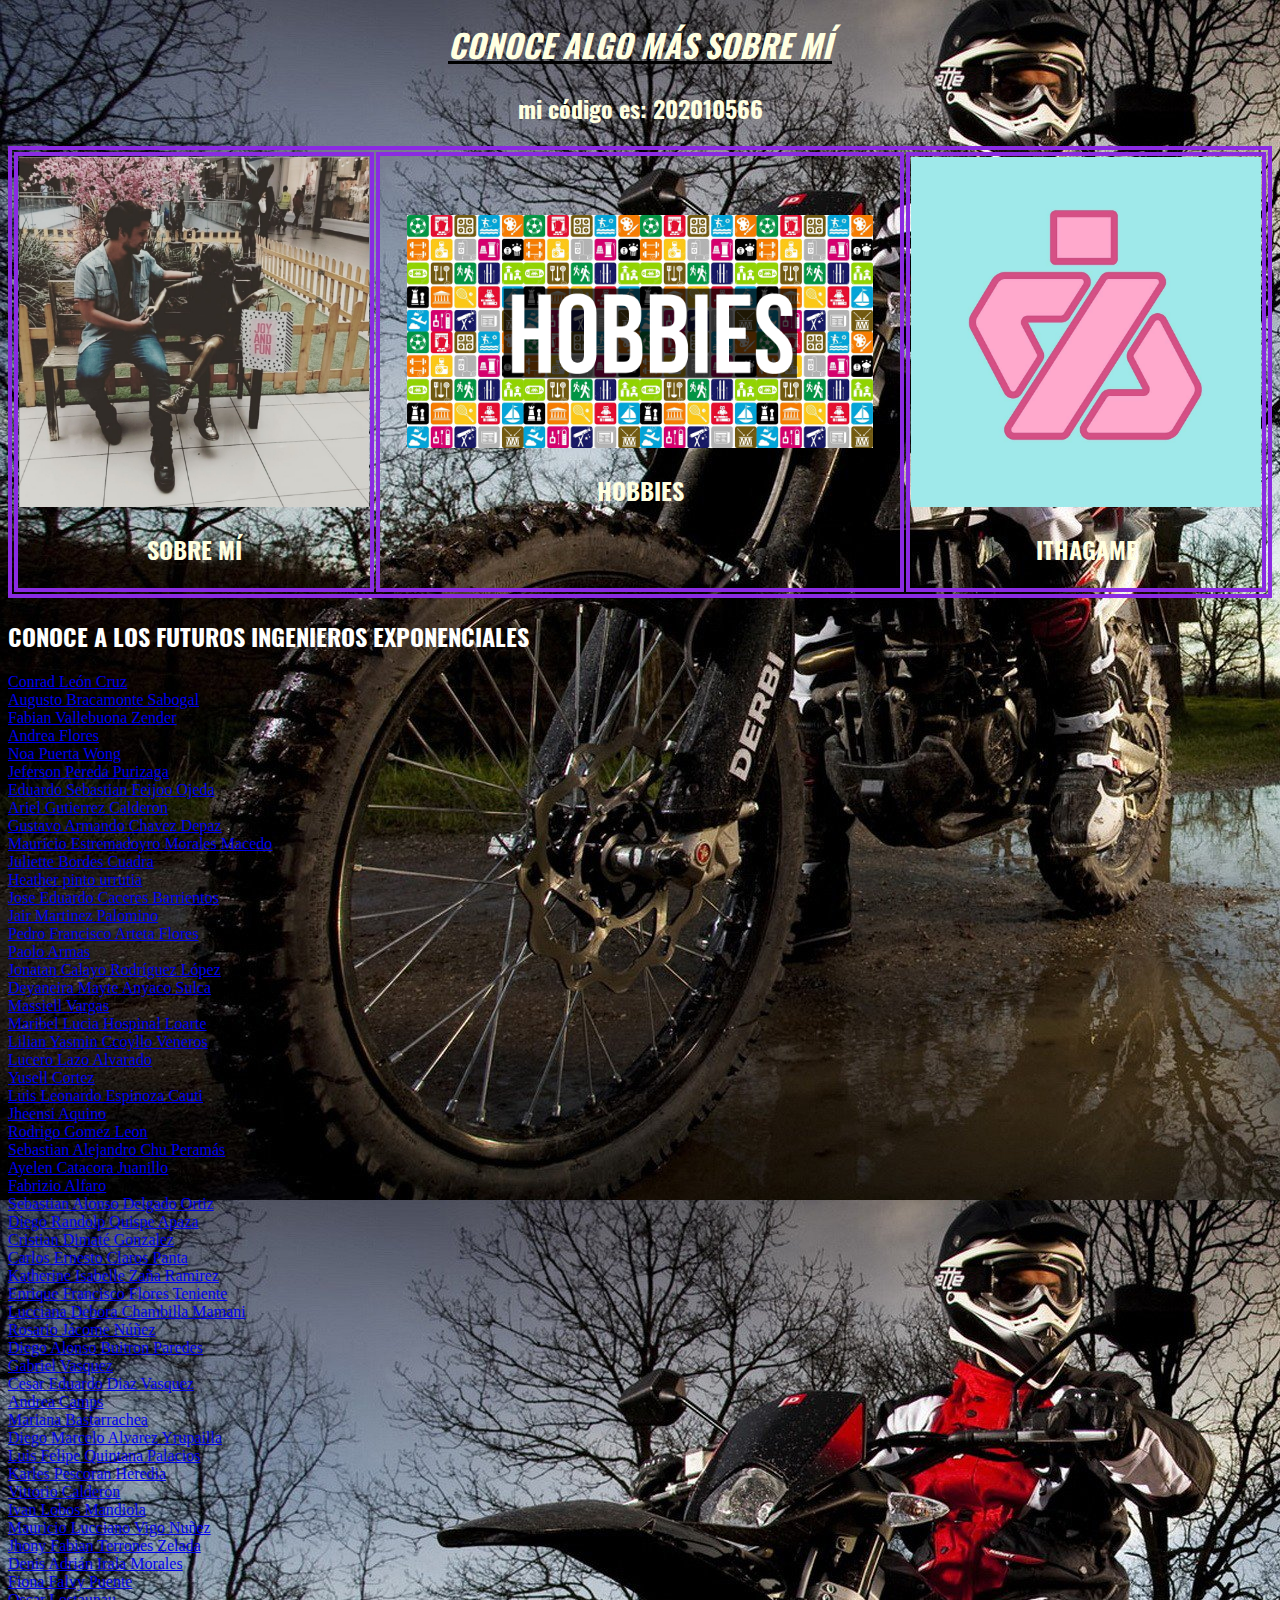
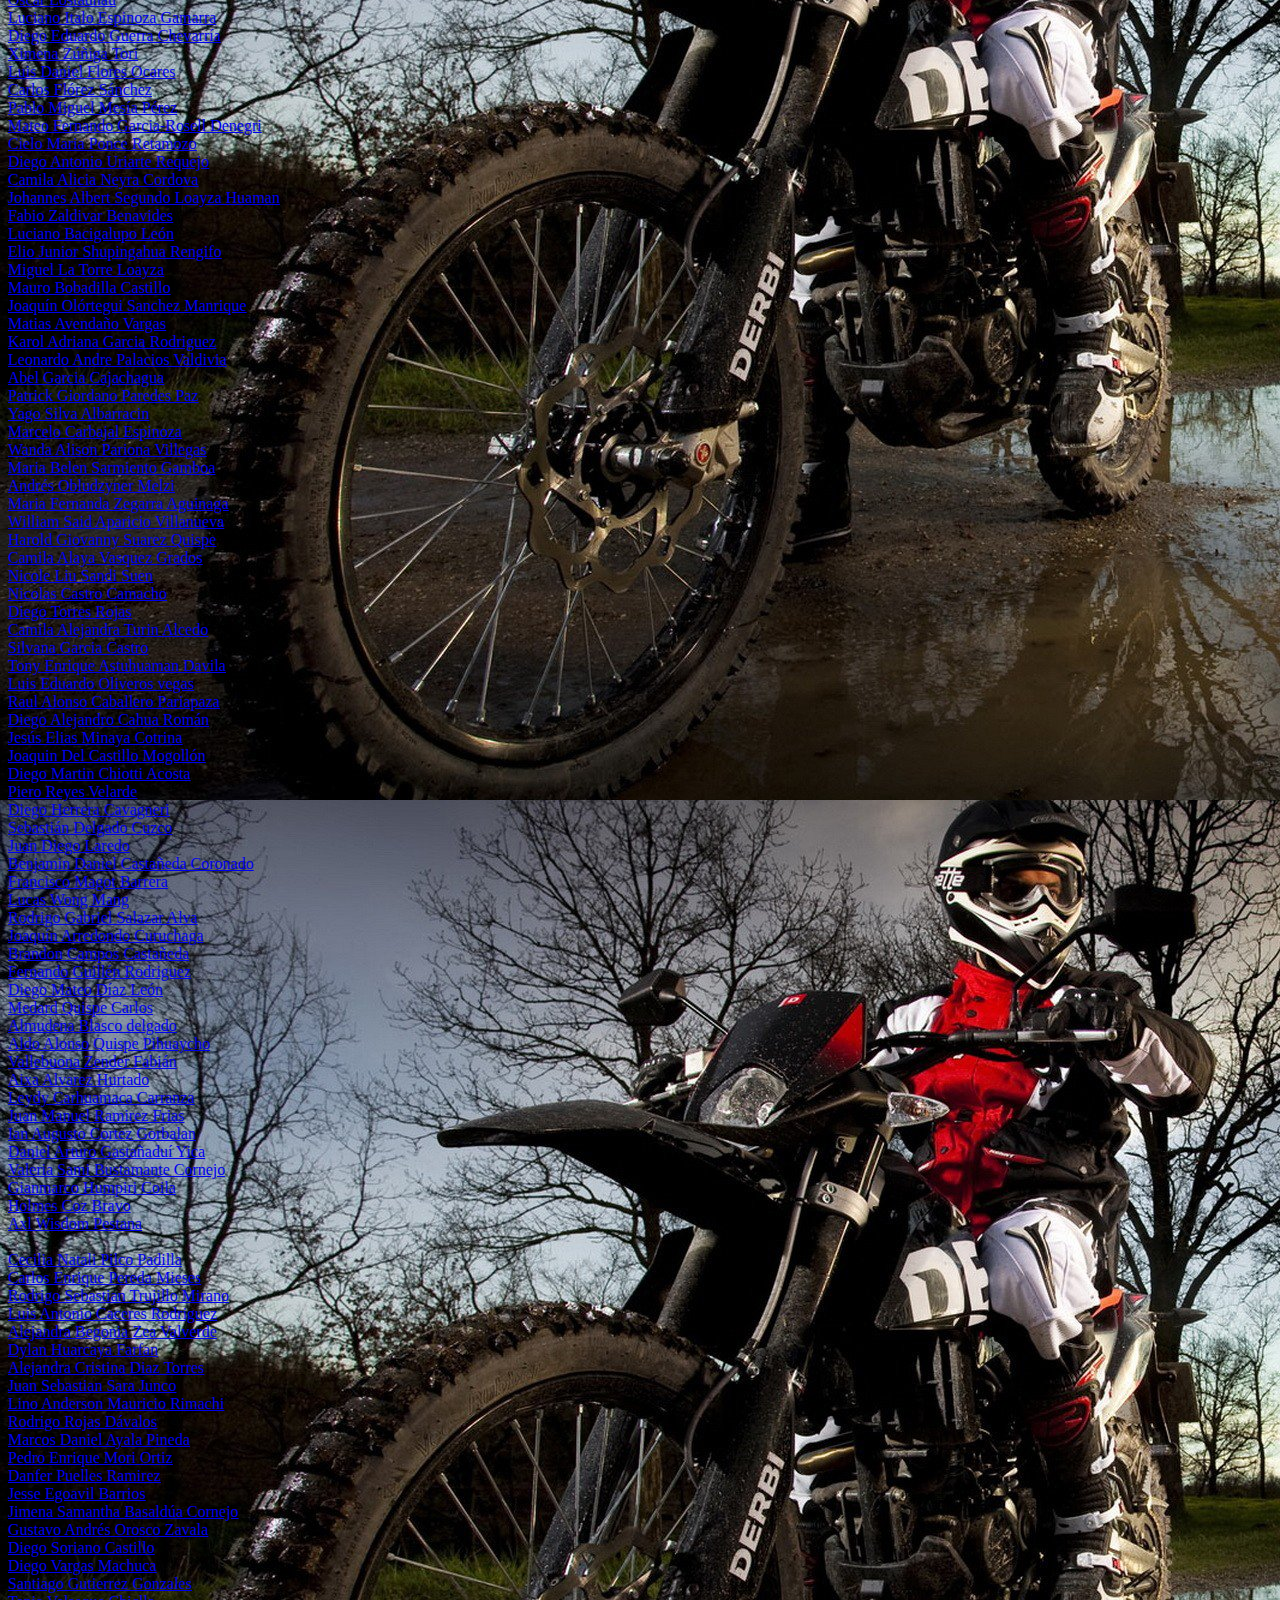
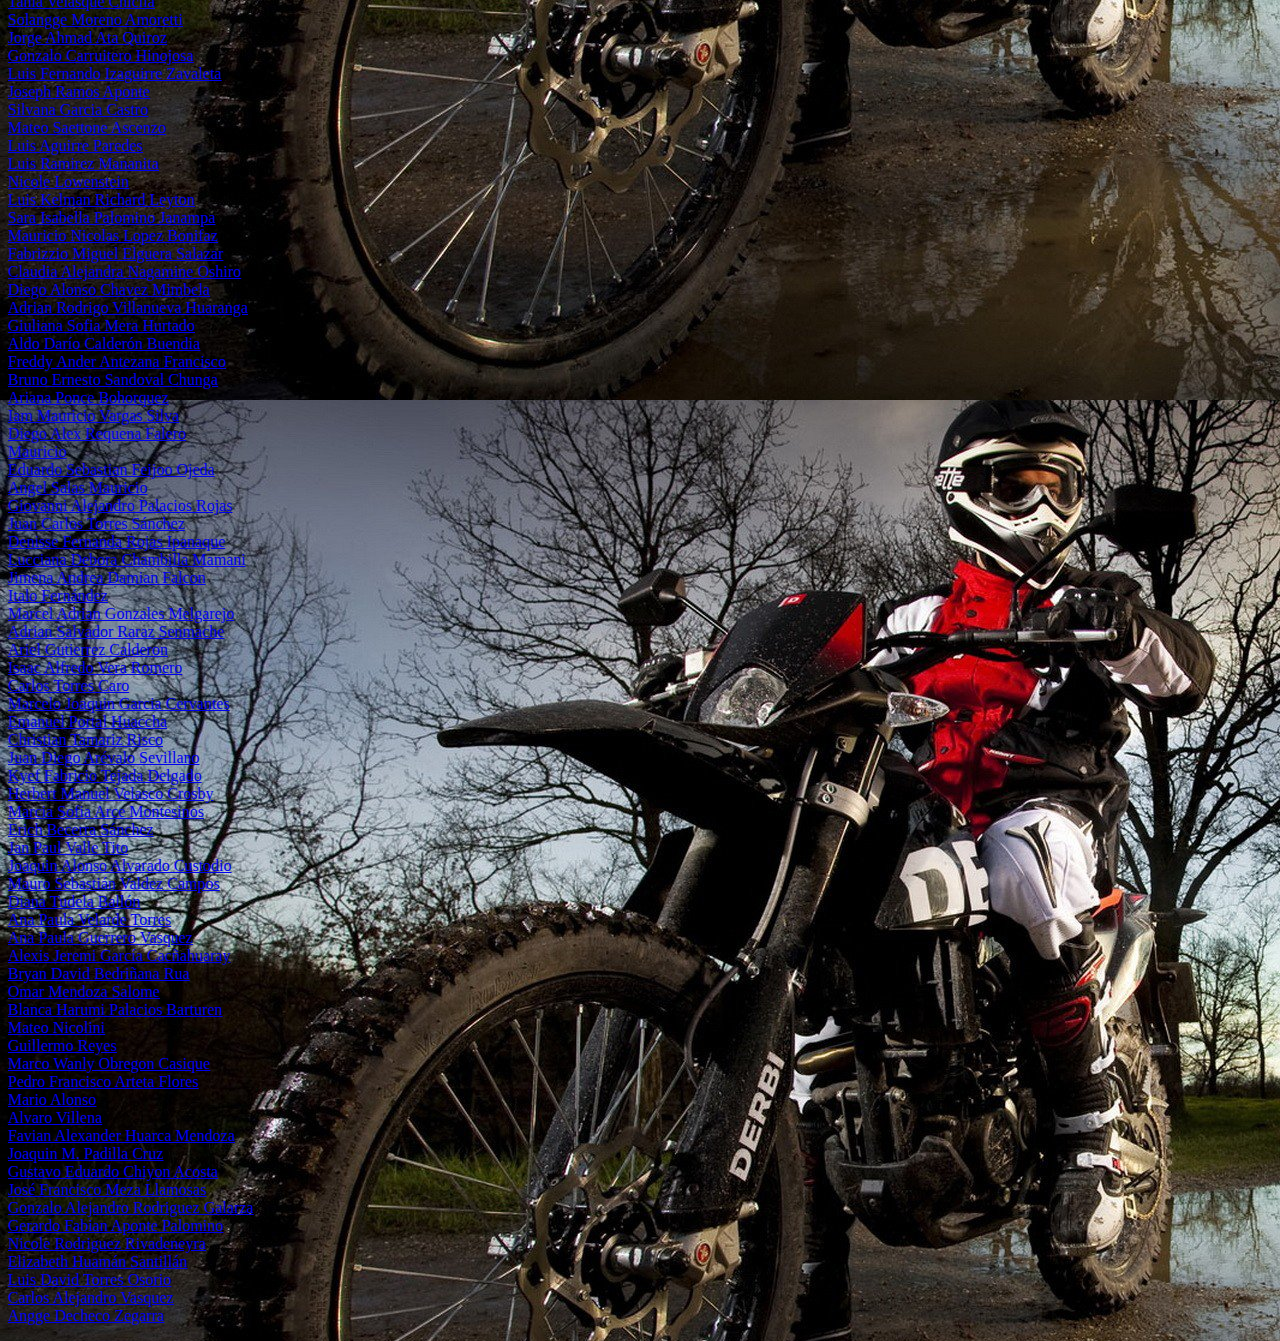
<file: index.html>
<!DOCTYPE html>
<html lang="en">

<head>
    <meta charset="UTF-8">
    <meta name="viewport" content="width=device-width, initial-scale=1.0">
    <title>Brauny Javier Muñoz Díaz</title>
    <b><i><u><center><h1>CONOCE ALGO MÁS SOBRE MÍ</h1></center></u></i></b>
    <link rel="stylesheet" href="styles.css">
    <meta name="google-site-verification" content="z_S5L-fcgqSJXbu_faEENur1EwDMipt0SVBZRtqfps0" />
</head>
  <body background="motocross.jpg">

    <b><h2><center>mi código es: 202010566</center></h2></b>


    <style type="text/css">
     table,th,td{border:3pt solid blueviolet}</style> 

     
      <table style="width: 100%;">
          <tr> 
            
            <th><a href="sobre mi.html"><img src="Brauny.jpeg" width="350" height="350"></a>
                  <h2>SOBRE MÍ</h2>
            </th>

              <th><a href="Hobbies.html"><img src="Hobbies1.jpg"width=90%></a>
                <h2>HOBBIES</h2>                   
              </th>  

            <th><a href="ITHAGAME.html"><img src="ITHAGAME.jpeg" width="350" height="350"></a>
                <h2>ITHAGAME</h2>
            </th>
              
        
        </tr>
      </table>
    <h2 id="otr" style="color:white"><b> CONOCE A LOS FUTUROS INGENIEROS EXPONENCIALES</b></h2>    
    <p>
<a href="https://conradleon.000webhostapp.com/">Conrad León Cruz</a><br>
<a href="https://augustobracamontesabogal.000webhostapp.com/">Augusto Bracamonte Sabogal</a><br>
<a href="https://fabianvallebuonazender.000webhostapp.com/"> Fabian Vallebuona Zender </a><br>
<a href="https://andreaantuanefloresleyva.000webhostapp.com/">Andrea Flores</a><br>
<a href="https://chimichangatangawangachocata.000webhostapp.com/ ">Noa Puerta Wong</a><br>
<a href="https://jeferson-antuann-pereda-purizaga.000webhostapp.com/">Jeferson Pereda Purizaga</a><br>
<a href="https://eduardosebastianfeijooojeda.000webhostapp.com/">Eduardo Sebastian Feijoo Ojeda</a><br>
<a href="https://ariel-gutierrez.000webhostapp.com/">Ariel Gutierrez Calderon</a><br>
<a href="https://gustavoarmandochavezdepaz.000webhostapp.com/">Gustavo Armando Chavez Depaz</a><br>
<a href="https://mauricioaemm.000webhostapp.com/">Mauricio Estremadoyro Morales Macedo</a><br>
<a href=" https://juliettebordescuadra.000webhostapp.com/ ">Juliette Bordes Cuadra</a><br>
<a href="https://heathervaleriepintourrutia.000webhostapp.com   ">Heather pinto urrutia</a><br>
<a href="https://joseeduardocaceresbarrientos.000webhostapp.com/">Jose Eduardo Caceres Barrientos</a><br>
<a href="https://jairmartinez7.000webhostapp.com/">Jair Martinez Palomino</a><br>
<a href="https://pedrofranciscoartetaflores.000webhostapp.com/">Pedro Francisco Arteta Flores</a><br>
<a href="https://armasvega.000webhostapp.com/">Paolo Armas</a><br>
<a href="https://jonatancalayorodriguezlopez.000webhostapp.com/">Jonatan Calayo Rodríguez López</a><br>
<a href="https://deyaneira18.000webhostapp.com/">Deyaneira Mayte Anyaco Sulca</a><br>
<a href="https://massiell1202.000webhostapp.com/">Massiell Vargas </a><br>
<a href="https://maribelluciahospinalloarte.000webhostapp.com/">Maribel Lucia Hospinal Loarte</a><br>
<a href="https://lilian-ccoyllo-veneros.000webhostapp.com/">Lilian Yasmin Ccoyllo Veneros</a><br>
<a href="https://lucerolazo38.000webhostapp.com/">Lucero Lazo Alvarado</a><br>
<a href="https://yusell0112.000webhostapp.com/">Yusell Cortez</a><br>
<a href="https://luisleonardoespinozacauti1.000webhostapp.com/">Luis Leonardo Espinoza Cauti</a><br>
<a href="https://jheensiaquino.000webhostapp.com/">Jheensi Aquino </a><br>
<a href="https://rodrigogomezleon.000webhostapp.com/">Rodrigo Gomez Leon</a><br>
<a href="https://sebastianchup.000webhostapp.com/">Sebastian Alejandro Chu Peramás</a><br>
<a href="https://3x3rtry.000webhostapp.com/">Ayelen Catacora Juanillo</a><br>
<a href="https://fabrizioalfaro.000webhostapp.com/">Fabrizio Alfaro</a><br>
<a href="https://sebastianalonsodelgadoortiz.000webhostapp.com/">Sebastian Alonso Delgado Ortiz</a><br>
<a href="https://zyzzsarms.000webhostapp.com/">Diego Randolp Quispe Apaza </a><br>
<a href="https://cristiandimate.000webhostapp.com/">Cristian Dimaté Gonzalez</a><br>
<a href="https://unnoticed-lives.000webhostapp.com/">Carlos Ernesto Claros Panta</a><br>
<a href="https://katherinezanaramirez.000webhostapp.com/">Katherine Isabelle Zaña Ramirez</a><br>
<a href="https://enrique-francisco-flores-teniente.000webhostapp.com/">Enrique Francisco Flores Teniente</a><br>
<a href="https://luccianachambilla.000webhostapp.com/">Lucciana Debora Chambilla Mamani</a><br>
<a href="https://rosariodelcarmenjacome.000webhostapp.com/">Rosario Jácome Núñez</a><br>
<a href="https://diego-alonso-buitron-paredes.000webhostapp.com/">Diego Alonso Buitron Paredes</a><br>
<a href="https://Gabriel-Vasquez-Del-Castillo.000webhostapp.com">Gabriel Vasquez</a><br>
<a href="https://cesareduardodiazvasquez.000webhostapp.com/">Cesar Eduardo Diaz Vasquez</a><br>
<a href="https://andrea-camps-valderrama.000webhostapp.com/">Andrea Camps</a><br>
<a href="https://mbastarracheagalarza.000webhostapp.com/">Mariana Bastarrachea</a><br>
<a href="https://diego-alvarez.000webhostapp.com/">Diego Marcelo Alvarez Yrupailla</a><br>
<a href="https://proysec1.000webhostapp.com/">Luis Felipe Quintana Palacios</a><br>
<a href="https://karlespescoran.000webhostapp.com/images/jsjs.html">Karles Pescoran Heredia</a><br>
<a href="vittoriocalderon.com">Vittorio Calderon</a><br>
<a href="https://ivanlobosmandiola.000webhostapp.com/">Ivan Lobos Mandiola</a><br>
<a href="https://mauricioluccianovigonunez.000webhostapp.com/">Mauricio Lucciano Vigo Nuñez</a><br>
<a href="https://coverable-tilling.000webhostapp.com/index.html">Jhony Fabian Terrones Zelada</a><br>
<a href="https://carbocyclic-frictio.000webhostapp.com/">Denis Adrián Irala Morales</a><br>
<a href="https://fionafalvy002.000webhostapp.com/">Fiona Falvy Puente</a><br>
<a href="https://080092.000webhostapp.com/">Oscar Lostaunau</a><br>
<a href="https://lucianoitaloespinozagamarra.000webhostapp.com/">Luciano Italo Espinoza Gamarra</a><br>
<a href="https://diegoeduardoguerrachevarria.000webhostapp.com/">Diego Eduardo Guerra Chevarría</a><br>
<a href="https://ximenazunigatori.000webhostapp.com/">Ximena Zúñiga Tori</a><br>
<a href="https://luisdanielflores.000webhostapp.com/">Luis Daniel Flores Ocares</a><br>
<a href="https://carlosflorezs.000webhostapp.com/">Carlos Flórez Sánchez</a><br>
<a href="https://mateogarciarosell.000webhostapp.com/">Pablo Miguel Mesía Pérez</a><br>
<a href="https://mateogarciarosell.000webhostapp.com/">Mateo Fernando Garcia-Rosell Denegri</a><br>
<a href="https://cieloponce.000webhostapp.com/index.html">Cielo Maria Ponce Retamozo</a><br>
<a href="https://diegouriarterequejo.000webhostapp.com/">Diego Antonio Uriarte Requejo</a><br>
<a href="https://camilaneyra.000webhostapp .com/">Camila Alicia Neyra Cordova</a><br>
<a href="https://albertloayza.000webhostapp.com/">Johannes Albert Segundo Loayza Huaman</a><br>
<a href="https://fabiozaldivarbenavides.000webhostapp.com/">Fabio Zaldivar Benavides</a><br>
<a href="https://bacigalupoluciano.000webhostapp.com/">Luciano Bacigalupo León</a><br>
<a href="https://eliojunior.000webhostapp.com/">Elio Junior Shupingahua Rengifo</a><br>
<a href="https://consanguine-core.000webhostapp.com/">Miguel La Torre Loayza</a><br>
<a href="https://utecmaubcwebsite.000webhostapp.com/index.html">Mauro Bobadilla Castillo</a><br>
<a href="https://joaquinolorteguisanchezmanrique.000webhostapp.com/">Joaquín Olórtegui Sanchez Manrique</a><br>
<a href="https://matiassav.000webhostapp.com/">Matias Avendaño Vargas</a><br>
<a href="https://karolgarciarodriguez.000webhostapp.com/ ">Karol Adriana Garcia Rodriguez</a><br>
<a href="https://leonardo .000webhostapp.com/">Leonardo Andre Palacios Valdivia</a><br>
<a href="https://abelgarcia.000webhostapp.com/">Abel Garcia Cajachagua</a><br>
<a href="https://patrickparedespaz.000webhostapp.com/">Patrick Giordano Paredes  Paz</a><br>
<a href="https://yagosilvaalbarracin1.000webhostapp.com/">Yago Silva Albarracin</a><br>
<a href="https://marcelorafaelcarbajalespinoza.000webhostapp.com/">Marcelo Carbajal Espinoza</a><br>
<a href="https://wanda-pariona.000webhostapp.com/">Wanda Alison Pariona Villegas</a><br>
<a href="https://belensarmiento.000webhostapp.com/">Maria Belen Sarmiento Gamboa</a><br>
<a href="https://andresobludzyner.000webhostapp.com/">Andrés Obludzyner Melzi</a><br>
<a href="https://maferzega.000webhostapp.com/">Maria Fernanda Zegarra Aguinaga</a><br>
<a href="https://willliam-aparicio-villanueva08.000webhostapp.com/">William Said Aparicio Villanueva</a><br>
<a href="https://haroldgiovannysuarezquispe.000webhostapp.com/">Harold Giovanny Suarez Quispe</a><br>
<a href="https://camilaalayavasquezgrados1.000webhostapp.com/">Camila Alaya Vasquez Grados</a><br>
<a href="https://nicoleliusandisuen.000webhostapp.com/">Nicole Liu Sandi Suen</a><br>
<a href="https://nicolascastro.000webhostapp.com/">Nicolas Castro Camacho</a><br>
<a href="https://diegotorresrojas.000webhostapp.com/">Diego Torres Rojas</a><br>
<a href="https://camilaturinalcedo.000webhostapp.com/index.html">Camila Alejandra Turin Alcedo</a><br>
<a href="https://silvanagarciacastro.000webhostapp.com/">Silvana Garcia Castro</a><br>
<a href="https://blog-de-tony.000webhostapp.com/">Tony Enrique Astuhuaman Davila</a><br>
<a href="https://oliveros28.000webhostapp.com/index.html">Luis Eduardo Oliveros vegas</a><br>
<a href="https://raulalonsocaballeropariapaza.000webhostapp.com/index.HTML">Raul Alonso Caballero Pariapaza</a><br>
<a href="https://diegocahua.000webhostapp.com/">Diego Alejandro Cahua Román</a><br>
<a href="https://jesus-elias-minaya-cotrina.000webhostapp.com/">Jesús Elias Minaya Cotrina</a><br>
<a href="https://joaquindelcastillomogollon.000webhostapp.com/">Joaquin Del Castillo Mogollón</a><br>
<a href="https://diegochiotti.000webhostapp.com/">Diego Martin Chiotti Acosta</a><br>
<a href="https://pieroreyesvelarde.000webhostapp.com/">Piero Reyes Velarde</a><br>
<a href="https://diegoherreracavagneri.000webhostapp.com/ ">Diego Herrera Cavagneri</a><br>
<a href="https://sebastiandc0908.000webhostapp.com/">Sebastián Delgado Cuzco </a><br>
<a href="https://juandiegolaredoyarma.000webhostapp.com/">Juan Diego Laredo</a><br>
<a href="https://benjamindanielcastanedacoronado.000webhostapp.com/">Benjamin Daniel Castañeda Coronado</a><br>
<a href="https://franciscomagot.000webhostapp.com/">Francisco Magot Barrera</a><br>
<a href="https://lucaswongmang.000webhostapp.com/">Lucas Wong Mang</a><br>
<a href="https://rodrigogabrielsalazaralva.000webhostapp.com/">Rodrigo Gabriel Salazar Alva</a><br>
<a href="https://joaquinalbertoarredondocuruchaga.000webhostapp.com/">Joaquín Arredondo Curuchaga</a><br>
<a href="https://brandon-jesus-campos-castaneda.000webhostapp.com/">Brandon Campos Castañeda</a><br>
<a href="https://fernandoandreguillenrodriguez.000webhostapp.com/">Fernando Guillén Rodriguez</a><br>
<a href="https://diegodiazblog.000webhostapp.com//">Diego Mateo Díaz León</a><br>
<a href="https://medard.000webhostapp.com/">Medard Quispe Carlos</a><br>
<a href="https://almudenablascodelgado.000webhostapp.com/">Almudena Blasco delgado</a><br>
<a href="https://aldoquispepihuaycho.000webhostapp.com/">Aldo Alonso Quispe Pihuaycho</a><br>
<a href="https://fabianvallebuonazender.000webhostapp.com/">Vallebuona Zender Fabián</a><br>
<a href="https://aixaalvarez.000webhostapp.com/">Aixa Alvarez Hurtado</a><br>
<a href="https://leydycarhuamacacarranza.000webhostapp.com/index.html">Leydy Carhuamaca Carranza </a><br>
<a href="https://juan-2020.000webhostapp.com">Juan Manuel Ramirez Frias</a><br>
<a href="https://ianaugustocortezgorbalan.000webhostapp.com/">Ian Augusto Cortez Gorbalan</a><br>
<a href="https://danielgastanadui-91741.web.app/">Daniel Arturo Gastañaduí Yica</a><br>
<a href="https://valeriabustamantecornejo.000webhostapp.com">Valeria Sami Bustamante Cornejo</a><br>
<a href="https://gianmarcohumpiricoila.000webhostapp.com/index.html">Gianmarco Humpiri Coila</a><br>
<a href="https://holmescoz.github.io/pagina.holmes.utec/">Holmes Coz Bravo</a><br>
<a href="https://axlwisdompestana.000webhostapp.com/index.html">Axl Wisdom Pestana</a><br>
<a href="https://linameryquezadamurillo.000webhostapp.com/"></a><br>
<a href="https://cecilianatalipilcopadill.000webhostapp.com/">Cecilia Natali Pilco Padilla</a><br>
<a href="https://carlosenriqueperedamieses.000webhostapp.com">Carlos Enrique Pereda Mieses</a><br>
<a href="https://rodrigosebastiantrujillomirano.000webhostapp.com/">Rodrigo Sebastian Trujillo Mirano</a><br>
<a href="https://caceresrodriguezluis.000webhostapp.com/">Luis Antonio Caceres Rodriguez</a><br>
<a href="https://alejandrazea.000webhostapp.com/">Alejandra Begonia Zea Valverde</a><br>
<a href="https://dylanhuarcaya.000webhostapp.com/">Dylan Huarcaya Farfan</a><br>
<a href="https://alejandradiaztorres.000webhostapp.com/">Alejandra Cristina Diaz Torres</a><br>
<a href="https://juansebastiansarajunco.000webhostapp.com/">Juan Sebastian Sara Junco</a><br>
<a href="https://paginadelino.000webhostapp.com/">Lino Anderson Mauricio Rimachi</a><br>
<a href="https://rodrigorojasdavalos.000webhostapp.com/">Rodrigo Rojas Dávalos</a><br>
<a href="https://marcosdanielayalapineda.000webhostapp.com/">Marcos Daniel Ayala Pineda</a><br>
<a href="https://pedroenriquemoriortiz.000webhostapp.com/">Pedro Enrique Mori Ortiz</a><br>
<a href="https://danferpuellesramirez.000webhostapp.com/index.html">Danfer Puelles Ramirez</a><br>
<a href="https://jesseegoavilbarrios.000webhostapp.com/">Jesse Egoavil Barrios</a><br>
<a href="https://jimenasamanthabasalduacornejo.000webhostapp.com/">Jimena Samantha Basaldúa Cornejo</a><br>
<a href="https://subservient-oscilla.000webhostapp.com/">Gustavo Andrés Orosco Zavala</a><br>
<a href="https://diegosorianocastillo.000webhostapp.com/">Diego Soriano Castillo</a><br>
<a href="https://diegoalonsovargasmachucaacevedo.000webhostapp.com/">Diego Vargas Machuca</a><br>
<a href="https://santiagofabiangutierrezgonzales1.000webhostapp.com/">Santiago Gutierrez Gonzales</a><br>
<a href="https://tania-velasque-chiclla-5eefd.web.app/">Tania Velasque Chiclla</a><br>
<a href="http://www.soli002moreamor.tk/">Solangge Moreno Amoretti</a><br>
<a href="https://mi-blog-jorge-ata.000webhostapp.com/">Jorge Ahmad Ata Quiroz</a><br>
<a href="https://renounceable-photod.000webhostapp.com/">Gonzalo Carruitero Hinojosa</a><br>
<a href="http://pagwebluisiz2020.tonohost.com/">Luis Fernando Izaguirre Zavaleta</a><br>
<a href="https://josephramosa.000webhostapp.com/">Joseph Ramos Aponte</a><br>
<a href="https://silvanagarciacastro.000webhostapp.com/">Silvana Garcia Castro</a><br>
<a href="https://mateosaettoneascenzo.000webhostapp.com">Mateo Saettone Ascenzo</a><br>
<a href="https://luisaguirreparedes.000webhostapp.com/">Luis Aguirre Paredes</a><br>
<a href="https://luisramirezmananita.000webhost.com">Luis Ramirez Mananita</a><br>
<a href="https://nicole-lowenstein-darvasi.000webhostapp.com/">Nicole Lowenstein</a><br>
<a href="https://kelmanrichard.000webhostapp.com/">Luis Kelman Richard Leyton</a><br>
<a href="https://saraisabellapalominojanampa17.000webhostapp.com/">Sara Isabella Palomino Janampa</a><br>
<a href="https://mauriciolopezbonifaz.000webhostapp.com/">Mauricio Nicolas Lopez Bonifaz</a><br>
<a href="https://fabrizzioelguera.000webhostapp.com/">Fabrizzio Miguel Elguera Salazar</a><br>
<a href="https://claudiaalejandranagamineoshiro.000webhostapp.com/">Claudia Alejandra Nagamine Oshiro</a><br>
<a href="https://diegoalonsochavezmimbela.000webhostapp.com/index.html">Diego Alonso Chavez Mimbela</a><br>
<a href="https://adrianrodrigovillanueva.000webhostapp.com/">Adrian Rodrigo Villanueva Huaranga</a><br>
<a href="https://giulianamera.000webhostapp.com/">Giuliana Sofia Mera Hurtado</a><br>
<a href="https://aldodariocalderonbuendia.000webhostapp.com/">Aldo Darío Calderón Buendia</a><br>
<a href="https://freddyantezana.000webhostapp.com/">Freddy Ander Antezana Francisco</a><br>
<a href="https://brunoernestosandovalchunga.000webhostapp.com/">Bruno Ernesto Sandoval Chunga</a><br>
<a href="https://arianaponcebohorquez-20.000webhostapp.com/index.html">Ariana Ponce Bohorquez</a><br>
<a href="https://iammauriciovargassilva.000webhostapp.com/">Iam Mauricio Vargas Silva</a><br>
<a href="https://diegoalexrequenafalero.000webhostapp.com/ ">Diego Alex Requena Falero </a><br>
<a href="https://mauricioaemm.000webhostapp.com/">Mauricio</a><br>
<a href="https://eduardosebastianfeijooojeda.000webhostapp.com/">Eduardo Sebastian Feijoo Ojeda</a><br>
<a href="https://angelsalasmauricio.000webhostapp.com/ ">Angel Salas Mauricio </a><br>
<a href="https://paginawebgiovanni.000webhostapp.com/">Giovanni Alejandro Palacios Rojas</a><br>
<a href="https://juancarlostorres.000webhostapp.com/">Juan Carlos Torres Sánchez</a><br>
<a href="https://denissefernandarojasipanaque.000webhostapp.com/">Denisse Fernanda Rojas Ipanaque</a><br>
<a href="https://luccianachambilla.000webhostapp.com/">Lucciana Debora Chambilla Mamani</a><br>
<a href="https://jimenadamian.000webhostapp.com/">Jimena Andrea Damian Falcon</a><br>
<a href="http://italo-sergio-david-fernandez-mendoza.000webhostapp.com">Italo Fernández</a><br>
<a href="https://marceladriangonzales.000webhostapp.com/">Marcel Adrian Gonzales Melgarejo</a><br>
<a href="https://adrian-salvador-raraz-senmache.000webhostapp.com">Adrian Salvador Raraz Senmache</a><br>
<a href="https://ariel-gutierrez.000webhostapp.com/">Ariel Gutierrez Calderon</a><br>
<a href="https://isaacalfredoveraromero.000webhostapp.com/">Isaac Alfredo Vera Romero</a><br>
<a href="https://carlostorrescaro.000webhostapp.com/">Carlos Torres Caro</a><br>
<a href="https://marcelogarciac.000webhostapp.com/">Marcelo Joaquin Garcia Cervantes</a><br>
<a href="https://emanuelp20.000webhostapp.com">Emanuel Portal Huaccha</a><br>
<a href="https://resplendent-oils.000webhostapp.com/">Christian Tamariz Risco</a><br>
<a href="https://juandiegoarevalosevillano.000webhostapp.com/">Juan Diego Arévalo Sevillano</a><br>
<a href="https://fabtrd26.000webhostapp.com/">Kyef Fabricio Tejada Delgado</a><br>
<a href="https://herbertmanuelvelascocrosby201910328.000webhostapp.com/">Herbert Manuel Velasco Crosby</a><br>
<a href="https://marciasofiaarcemontesinos.000webhostapp.com/">Marcia Sofia Arce Montesinos</a><br>
<a href="https://straight-out-combus.000webhostapp.com/">Erich Becerra Sánchez</a><br>
<a href="https://janpaulvalletito.000webhostapp.com/">Jan Paul Valle Tito</a><br>
<a href="https://joaquinalonsoalvaradocustodio.000webhostapp.com/">Joaquin Alonso Alvarado Custodio</a><br>
<a href="https://maurovaldezc21.000webhostapp.com/">Mauro Sebastián Valdez Campos </a><br>
<a href="https://dianatudela.000webhostapp.com/">Diana Tudela Ballón </a><br>
<a href="https://trabajoutec.000webhostapp.com/">Ana Paula Velarde Torres</a><br>
<a href="https://anapaula-guerrerovasquez.000webhostapp.com/">Ana Paula Guerrero Vasquez </a><br>
<a href="https://alexisjeremigarciacacna.000webhostapp.com/">Alexis Jeremi García Cacñahuaray</a><br>
<a href="https://bryan-david-bedri-rua.000webhostapp.com/">Bryan David Bedriñana Rua</a><br>
<a href="https://omaramericomendozasalome1.000webhostapp.com/">Omar Mendoza Salome</a><br>
<a href="https://blancaharumipalaciosbarturen.000webhostapp.com/">Blanca Harumi Palacios Barturen</a><br>
<a href="https://mateonicolini.000webhostapp.com/">Mateo Nicolini</a><br>
<a href="https://guillermoreyesstorace.000webhostapp.com/">Guillermo Reyes</a><br>
<a href="https://obregonwanly.000webhostapp.com/index.html">Marco Wanly Obregon Casique</a><br>
<a href="https://pedroarteta.000webhostapp.com/">Pedro Francisco Arteta Flores</a><br>
<a href="https://marioamancio.000webhostapp.com/">Mario Alonso</a><br>
<a href="https://alvarovillena.000webhostapp.com/">Alvaro Villena</a><br>
<a href="https://favianhuarca.000webhostapp.com/">Favian Alexander Huarca Mendoza</a><br>
<a href="http://joaquinpadilla.byethost17.com/sitio%20web.html">Joaquin M. Padilla Cruz</a><br>
<a href="https://gustavoblogs.000webhostapp.com">Gustavo Eduardo Chiyon Acosta</a><br>
<a href="https://josefranciscomezallamosas.000webhostapp.com/index.html">José Francisco Meza Llamosas</a><br>
<a href="https://gonzaloalejandro.000webhostapp.com/index.html">Gonzalo Alejandro Rodriguez Galarza</a><br>
<a href="https://gerardoaponte.000webhostapp.com/">Gerardo Fabian Aponte Palomino</a><br>
<a href="https://nicole-rodriguez-rivadeneyra.000webhostapp.com/">Nicole Rodriguez Rivadeneyra</a><br>
<a href="https://elizabeth-huaman-s.000webhostapp.com/">Elizabeth Huamán Santillán</a><br>
<a href="https://luisdavidtorresosorio.000webhostapp.com/">Luis David Torres Osorio</a><br>
<a href="https://carlosalejandrovasquez.000webhostapp.com/">Carlos Alejandro Vasquez</a><br>
<a href="https://anggedechecozegarra.000webhostapp.com/">Angge Decheco Zegarra</a><br>
  </body>
</html>
</file>
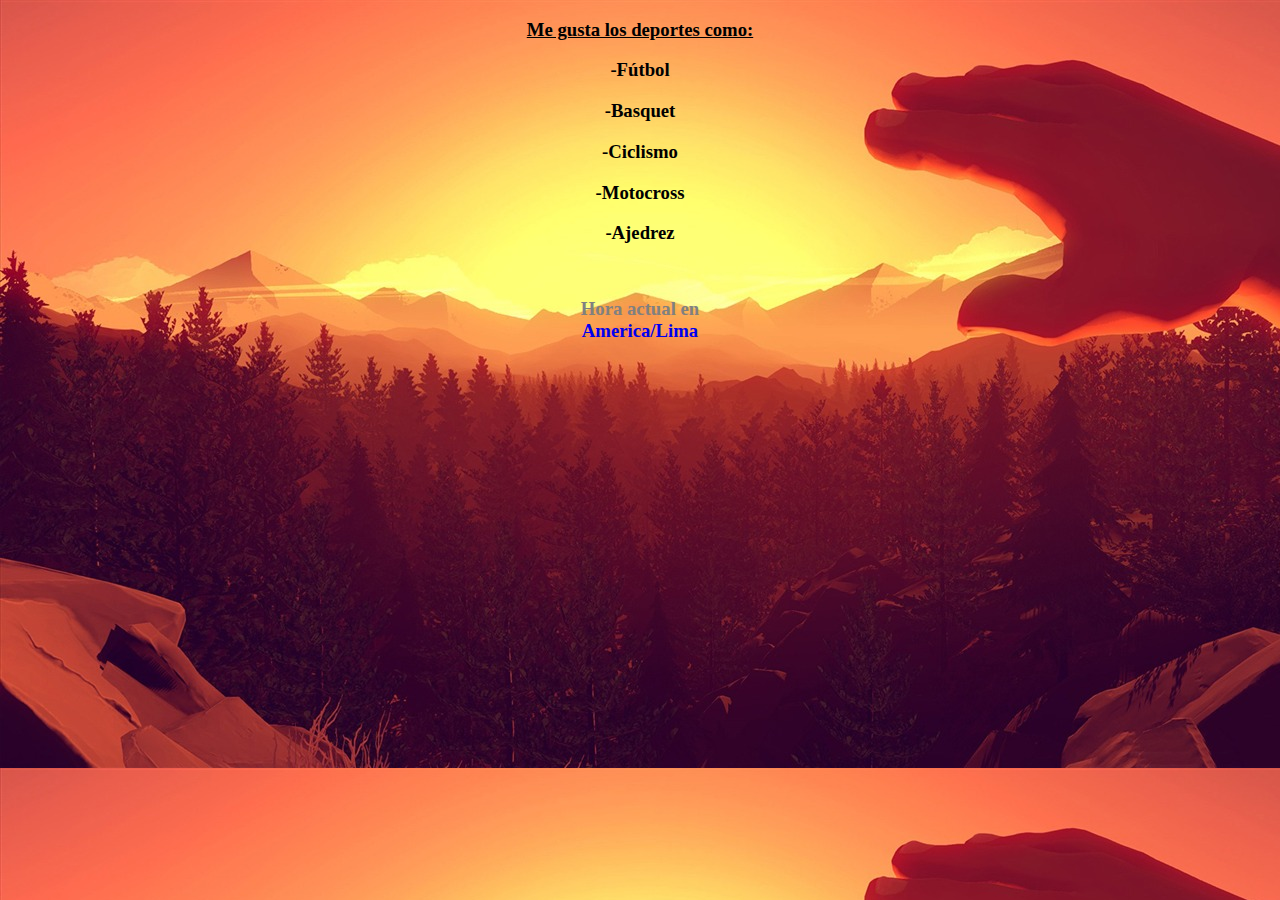
<file: Hobbies.html>
<!DOCTYPE html>
<html lang="en">
    
<head>
    <meta charset="UTF-8">
    <meta name="viewport" content="width=device-width, initial-scale=1.0">
    <meta name="google-site-verification" content="z_S5L-fcgqSJXbu_faEENur1EwDMipt0SVBZRtqfps0" />


</head>
<body background="fondomi.jpg">
   
    <center><h3><u>Me gusta los deportes como:</u></h3>
            <h3>-Fútbol</h3>
            <h3>-Basquet</h3>
            <h3>-Ciclismo</h3>
            <h3>-Motocross</h3>
            <h3>-Ajedrez</h3>    
    </center>
  </body>
  
  <div style="text-align:center;padding:1em 0;"> <h3><a style="text-decoration:none;" href="https://www.zeitverschiebung.net/es/timezone/america--lima"><span style="color:gray;">Hora actual en</span><br />America/Lima</a></h3> <iframe src="https://www.zeitverschiebung.net/clock-widget-iframe-v2?language=es&size=medium&timezone=America%2FLima" width="100%" height="115" frameborder="0" seamless></iframe> </div>

</html>
</file>
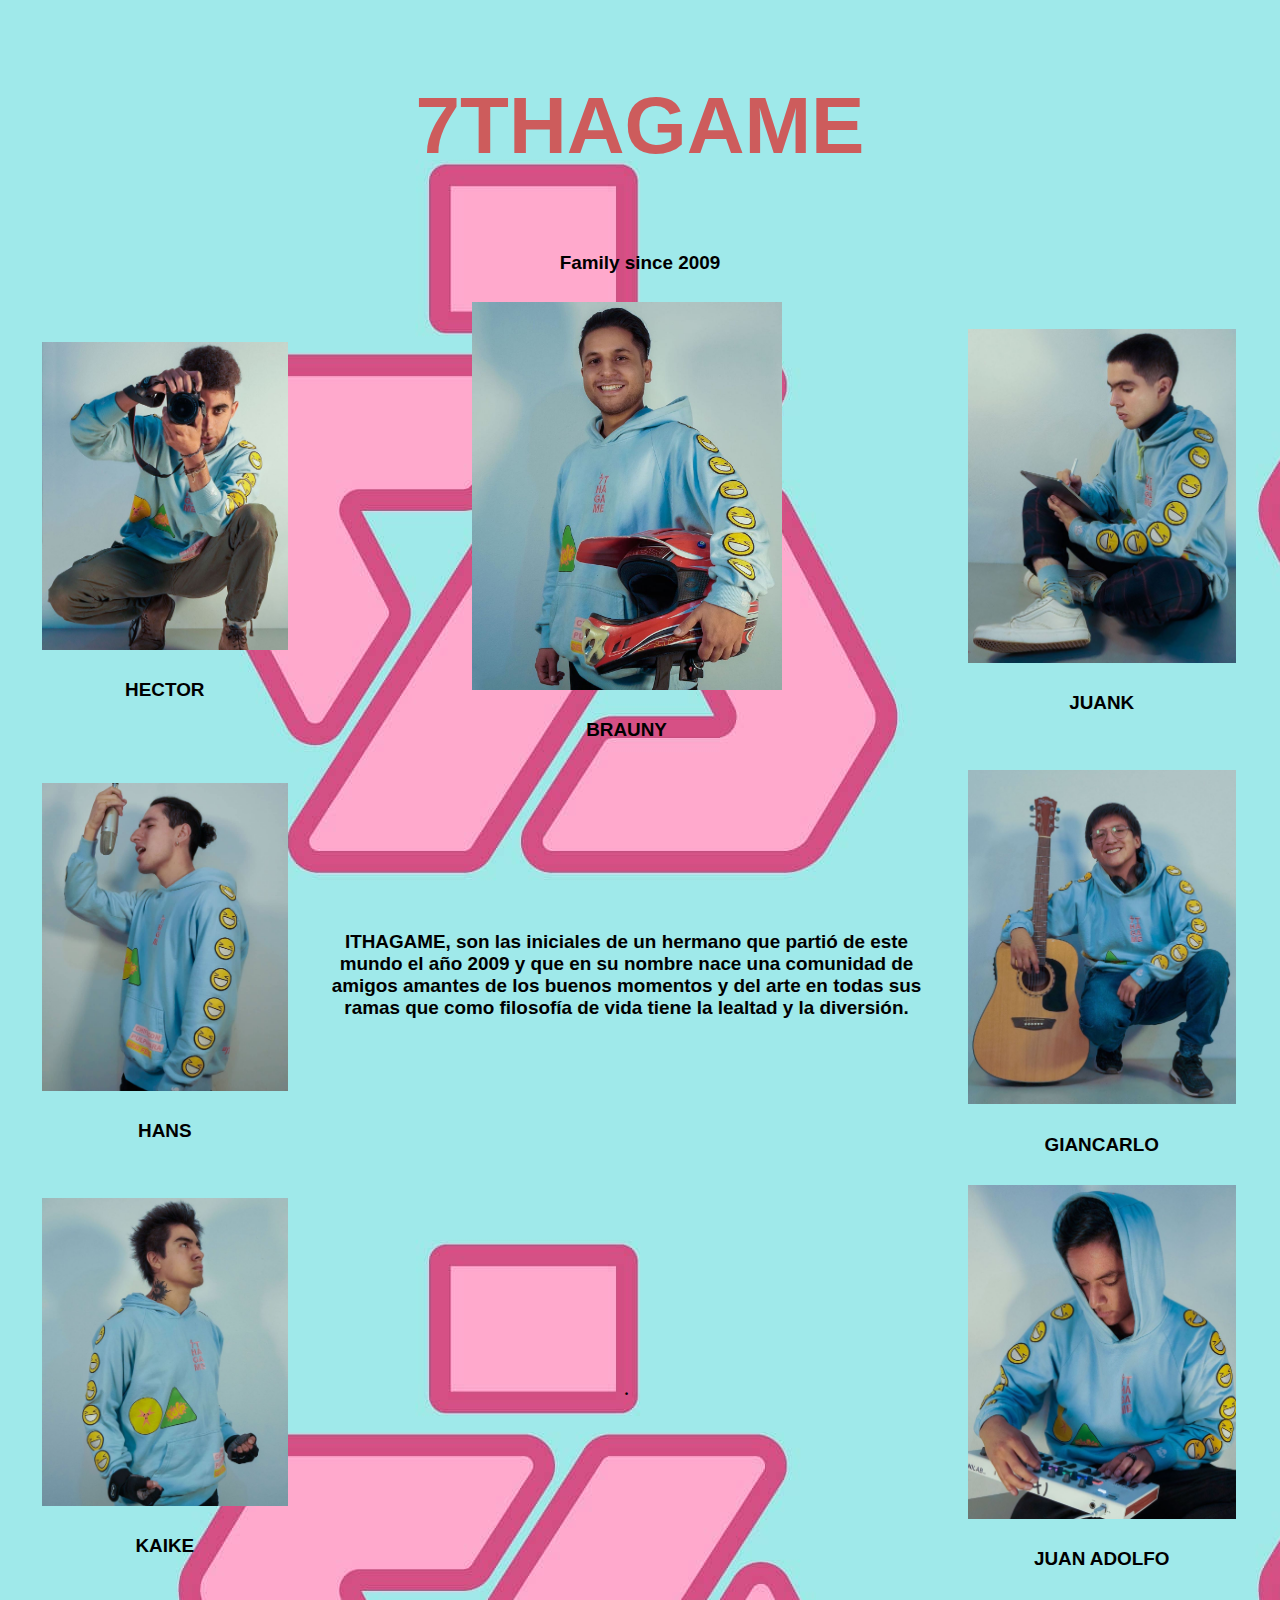
<file: ITHAGAME.html>
<!DOCTYPE html>
<html lang="en">
<head>
    <meta charset="UTF-8">
    <meta name="viewport" content="width=device-width, initial-scale=1.0">
    <meta name="google-site-verification" content="z_S5L-fcgqSJXbu_faEENur1EwDMipt0SVBZRtqfps0" />
   
</center>

</head>
<body background="ITHAGAME.jpeg">

    <link rel="stylesheet" href="styles.css">  

    <b><h3><center>7THAGAME</center></h3></b>
    <b><h4><center>Family since 2009</center></h4></b>

    <style type="text/css">
     table,th,td{border:3pt solid rgb(226, 43, 89)6, 150)}</style> 

     
      <table style="width: 100%;">
          <tr> 
            
            
            </th>

            <th><img src="HECTOR.jpeg" width=80%></a>
                <h4>HECTOR</h4>

            <th><img src="Braun7tha.jpeg" width=51%></a>
                <h4>BRAUNY</h4>
            </th>

            <th><img src="JUANK.jpeg"width=80%></a>
                <h4>JUANK</h4>  
       
            </th>

          <tr>
            
            <th><img src="HANS.jpeg" width=80%></a>
                <h4>HANS</h4>
            
                           
            </th> 
        
            <th>
                <h4>ITHAGAME, son las iniciales de un hermano que partió de este mundo el año 2009 y 
                    que en su nombre nace una comunidad de amigos amantes de los buenos momentos y del 
                    arte en todas sus ramas que como filosofía de vida tiene la lealtad y la diversión.</h4>
            
            </th>
          

            <th><a href="https://www.instagram.com/gian.bances/"><img src="GianCarlo.jpeg" width=80%></a>
                <h4>GIANCARLO</h4>
            </th>

           
           </tr>

           <tr>
            <th><img src="KAIKE.jpeg" width=80%></a>
                <h4>KAIKE</h4>
            </th>

            <th>.</th>

            <th><img src="JuanA.jpeg" width=80%></a>
                <h4>JUAN ADOLFO</h4>
            </th>
      </table>
  </body> 


</html>
</file>
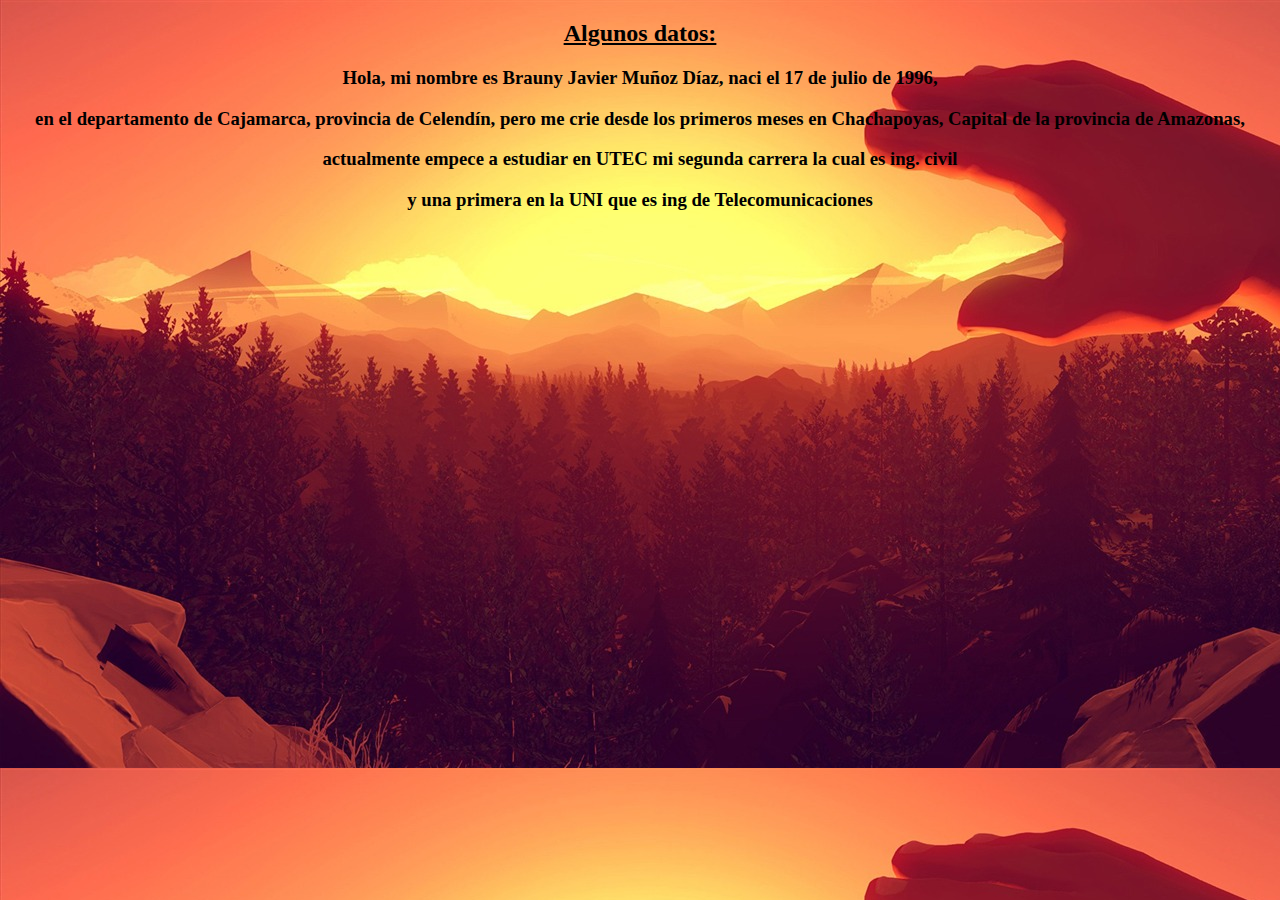
<file: sobre mi.html>
<!DOCTYPE html>
<html lang="en">
<head>
    <meta charset="UTF-8">
    <meta name="viewport" content="width=device-width, initial-scale=1.0">
    <meta name="google-site-verification" content="z_S5L-fcgqSJXbu_faEENur1EwDMipt0SVBZRtqfps0" />
    

</head>
<body background="fondomi.jpg">

    <b><u><h2><center>Algunos datos:</center></h2></u></b>

    <center><h3>Hola, mi nombre es Brauny Javier Muñoz Díaz, naci el 17 de julio de 1996,</h3>
        <h3>en el departamento de Cajamarca, provincia de Celendín, pero me crie desde los primeros meses en Chachapoyas, Capital de la provincia de Amazonas,</h3>
        <h3>actualmente empece a estudiar en UTEC mi segunda carrera la cual es ing. civil</h3>
        <h3>y una primera en la UNI que es ing de Telecomunicaciones</h3>    
</center>
  </body>

</html>
</file>
<file: styles.css>
h1{color: lightyellow; font-family: oswald;}
@font-face {font-family: oswald;src: url(oswald.ttf);}
h2{color: lightyellow; font-family: oswald;}
@font-face {font-family: Piedra ;src: url(Piedra.ttf);}
h3{color: indianred; font-family: Arial; font-size: 80px;}
h4{color: black; font-family: Arial; font-size: 0.5cm;}
</file>
